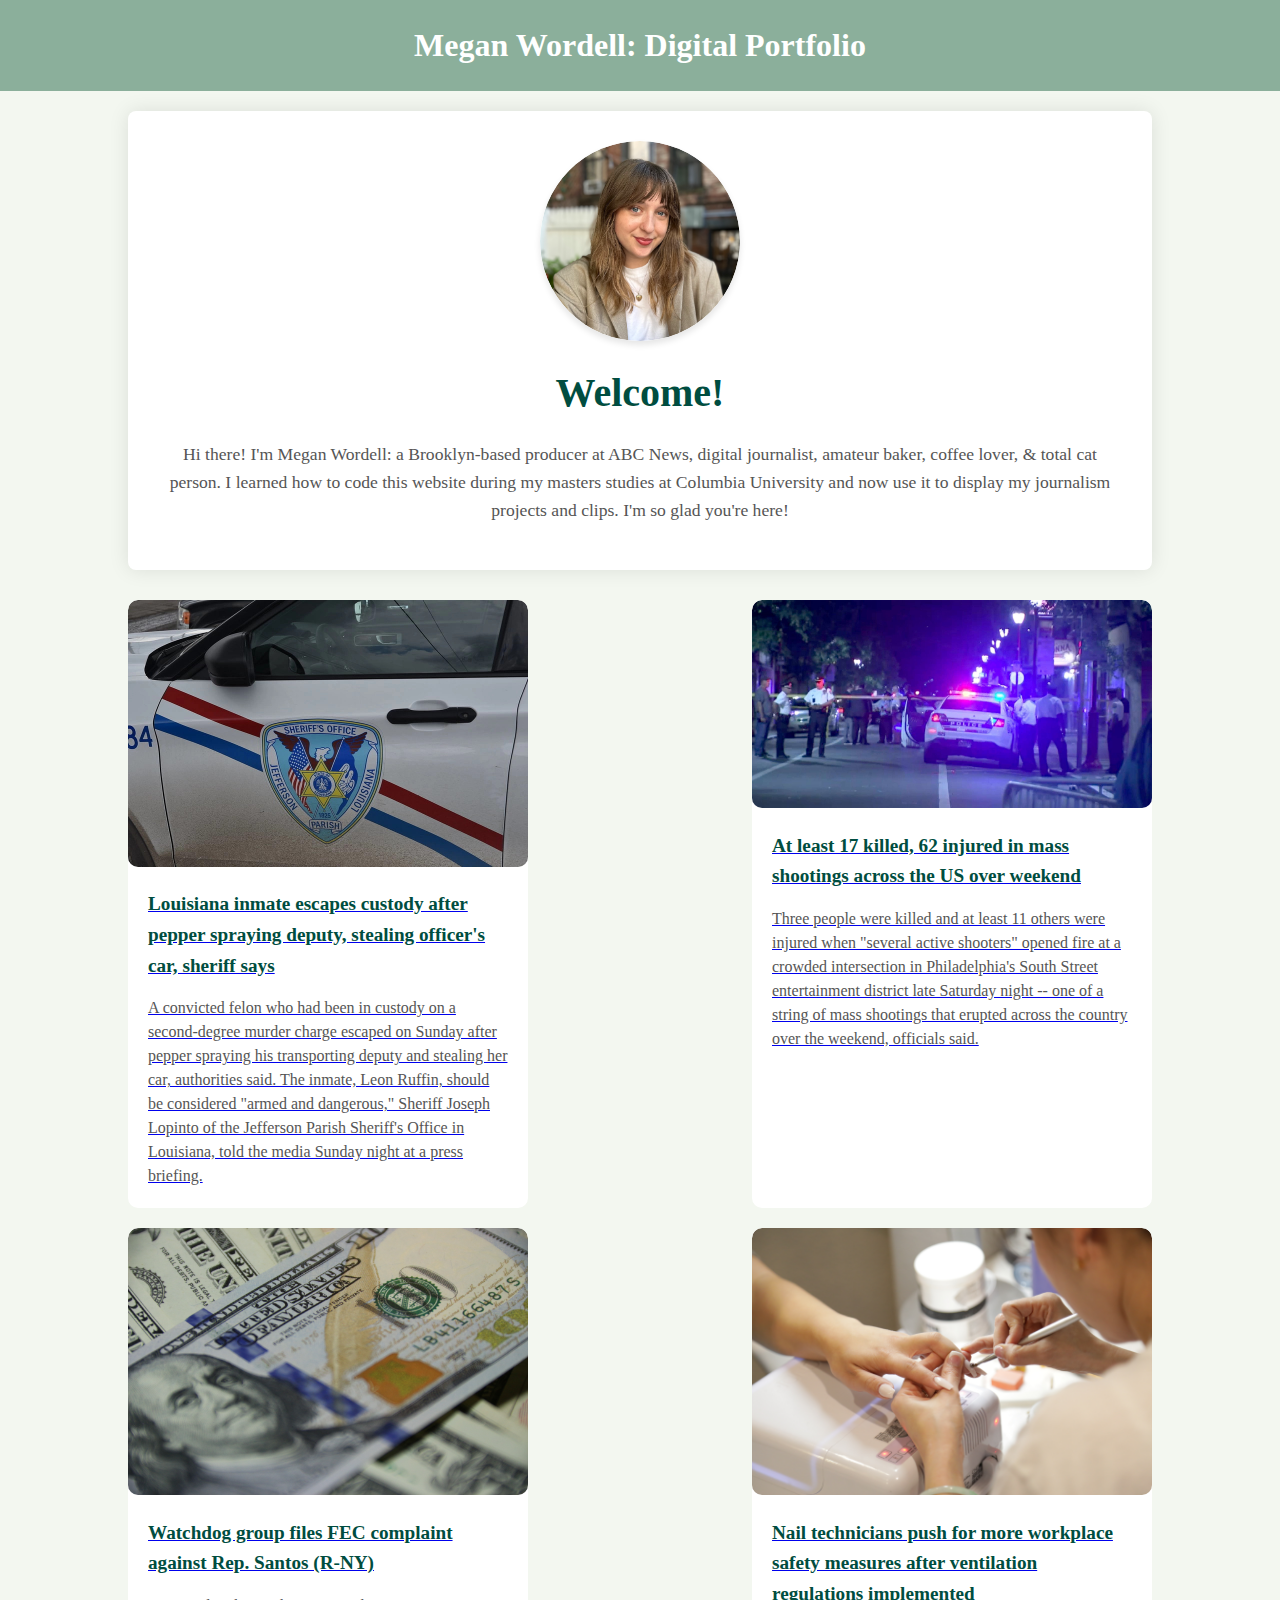
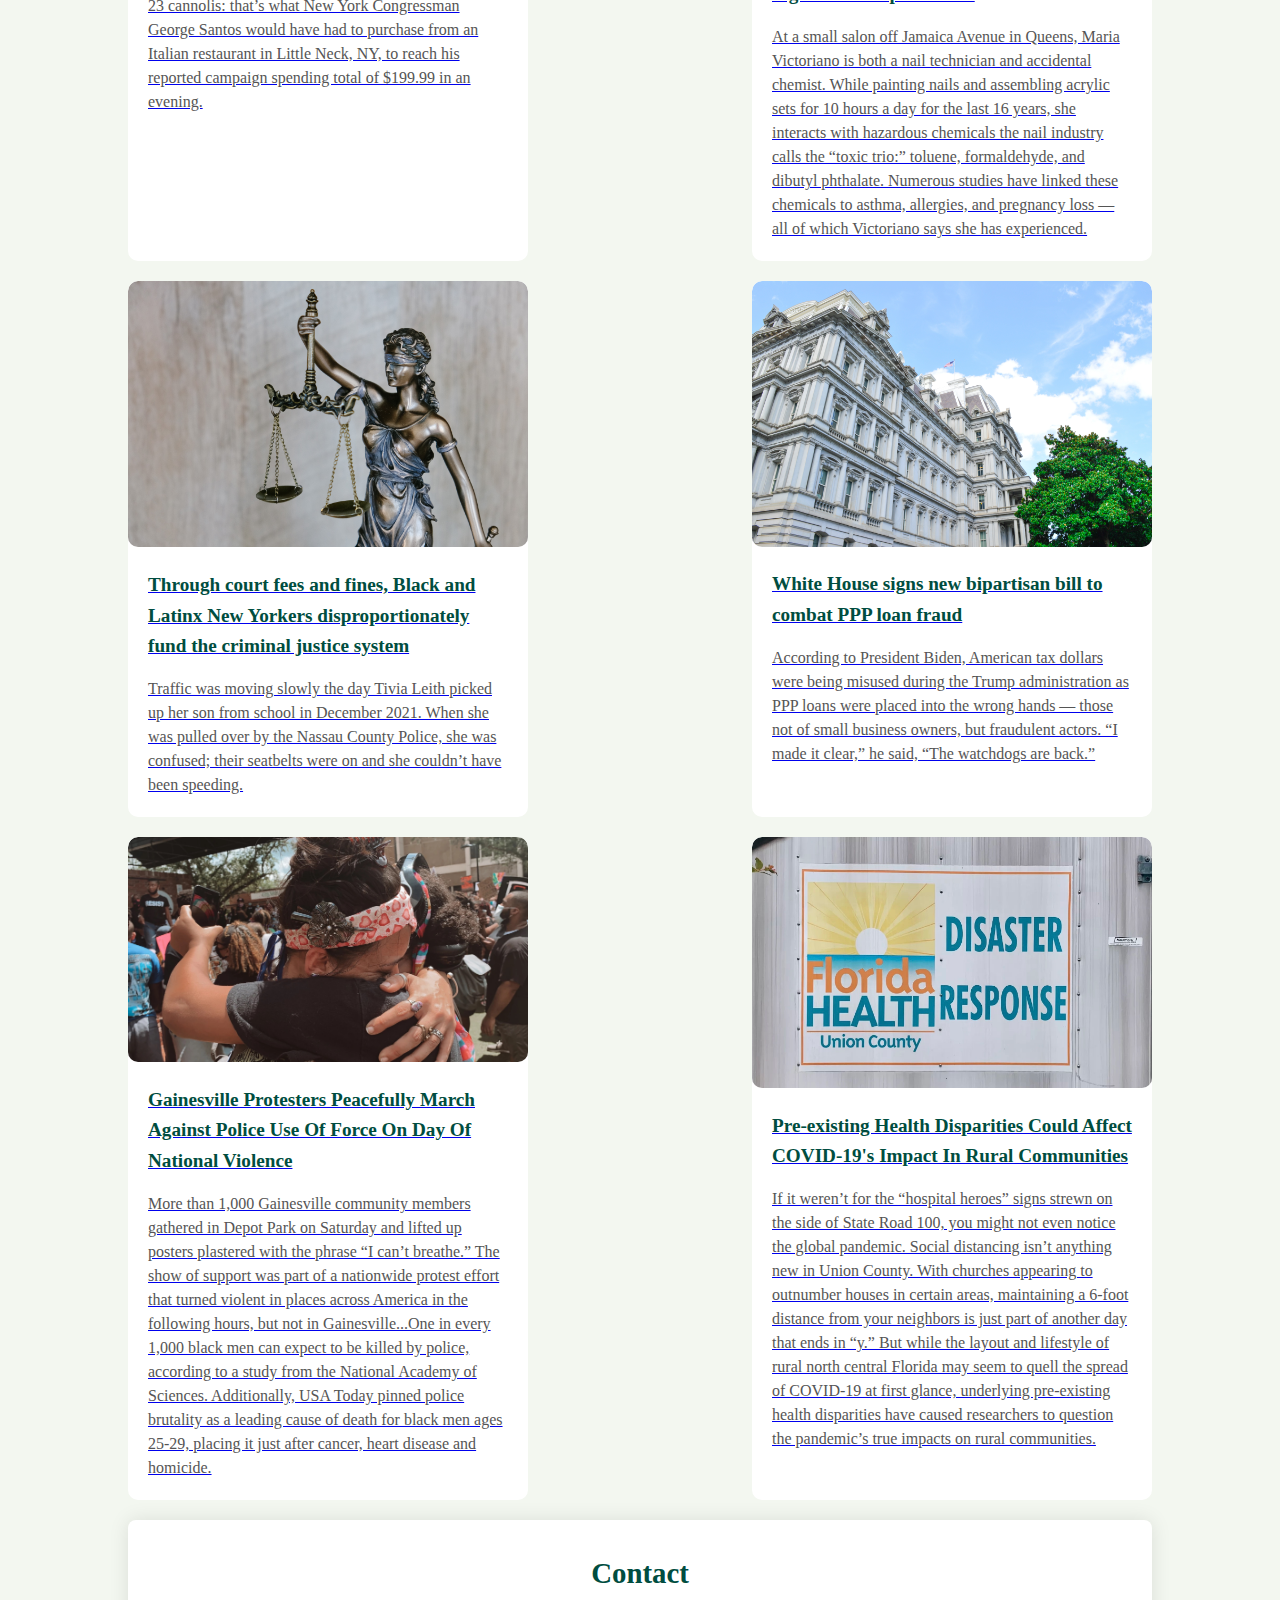
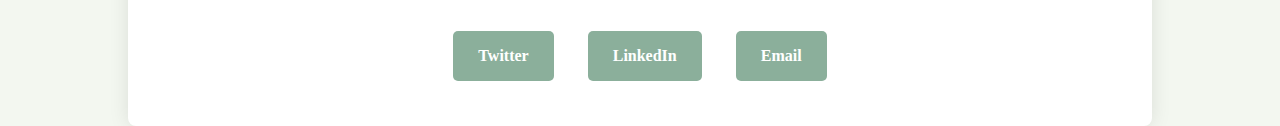
<file: index.html>
<!DOCTYPE html>
<html lang="en">

<head>
  <meta charset="UTF-8">
  <meta name="viewport" content="width=device-width, initial-scale=1.0">
  <!-- Added meta tag for responsive design -->
  <title>Megan Wordell: Digital Portfolio</title>
  <style>
    /* Resetting default styles */
    body,
    h1,
    h2,
    p {
      margin: 0;
      padding: 0;
    }

    body {
      font-family: 'Georgia', serif;
      /* Georgia font for a professional look */
      line-height: 1.6;
      background-color: #f3f7f0;
      /* Sage green background */
      color: #333;
      margin: 0;
    }

    header {
      background-color: #8baf9b;
      /* Darker sage green for header */
      color: #fff;
      /* Light text color */
      text-align: center;
      padding: 20px 0;
      margin-bottom: 20px;
    }

    main {
      width: 80%;
      margin: 0 auto;
    }

    /* Bio and Contact Section */
    .bio-contact {
      background-color: #fff;
      /* White background */
      border-radius: 8px;
      padding: 30px;
      box-shadow: 0 0 20px rgba(0, 0, 0, 0.1);
      margin-bottom: 30px;
      text-align: center;
      position: relative;
    }

    .headshot {
      width: 200px;
      height: 200px;
      border-radius: 50%;
      overflow: hidden;
      margin: 0 auto 20px;
      box-shadow: 0 4px 6px rgba(0, 0, 0, 0.1);
      position: relative;
      z-index: 1; /* Ensure headshot is above the text */
    }

    .headshot img {
      width: 100%;
      height: 100%;
      object-fit: cover;
      object-position: 50% 50%;
      display: block;
      border-radius: 50%; /* Ensure circular shape */
    }

    .bio-contact h2 {
      font-family: 'Georgia', serif;
      /* Use Georgia font for a professional heading */
      color: #004d40;
      /* Dark sage green for headings */
      font-size: 2.5em;
      margin-bottom: 15px;
    }

    .bio-contact p {
      color: #555;
      /* Slightly darker text color */
      font-size: 1.1em;
      line-height: 1.6;
      margin-bottom: 15px;
    }

    /* Writing Samples Section */
    .writing-samples {
      display: flex;
      flex-wrap: wrap;
      /* Allow samples to wrap on smaller screens */
      justify-content: space-between;
    }

    .writing-sample {
      width: calc(48% - 10px);
      /* Adjust width and spacing */
      max-width: 400px;
      /* Set a maximum width for responsiveness */
      margin-bottom: 20px;
      background-color: #fff;
      /* White background */
      border-radius: 10px;
      overflow: hidden;
      transition: transform 0.3s ease-in-out, box-shadow 0.3s ease-in-out;
    }

    .writing-sample:hover {
      transform: translateY(-5px);
      box-shadow: 0 6px 12px rgba(0, 0, 0, 0.2);
    }

    .writing-sample h2 {
      font-family: 'Georgia', serif;
      /* Use Georgia font for a professional heading */
      color: #004d40;
      /* Dark sage green for headings */
      font-size: 1.2em;
      margin-bottom: 15px;
      padding: 0 20px;
    }

    .writing-sample p {
      color: #555;
      font-size: 1em;
      line-height: 1.5;
      margin-bottom: 20px;
      padding: 0 20px; /* Added padding to the sides */
    }

    .writing-sample img {
      max-width: 100%;
      height: auto;
      border-radius: 10px;
      overflow: hidden;
      margin-bottom: 15px;
    }

    /* Contact Info Section */
    .contact-info {
      background-color: #fff;
      border-radius: 8px;
      padding: 30px;
      box-shadow: 0 0 20px rgba(0, 0, 0, 0.1);
      text-align: center;
    }

    .contact-info h2 {
      font-family: 'Georgia', serif;
      color: #004d40;
      /* Dark sage green for headings */
      font-size: 1.8em;
      margin-bottom: 20px;
    }

    .contact-info a {
      display: inline-block;
      margin: 15px;
      padding: 12px 25px;
      text-decoration: none;
      border-radius: 5px;
      background-color: #8baf9b;
      /* Sage green background for links */
      color: #fff;
      font-weight: bold;
      transition: background-color 0.3s ease-in-out;
    }

    .contact-info a:hover {
      background-color: #00695c;
      /* Darker sage green on hover */
    }

    /* Footer Section */
    footer {
      margin-top: 30px;
      text-align: center;
      padding: 15px;
      background-color: #004d40;
      color: #fff;
    }

    /* Media query for smaller screens */
    @media screen and (max-width: 768px) {
      .writing-sample {
        width: 100%;
      }

      .headshot {
        width: 100%;
        height: auto;
        border-radius: 0;
        /* Remove border-radius for a rectangular shape */
      }
    }
  </style>
</head>

<body>
  <header>
    <h1>Megan Wordell: Digital Portfolio</h1>
  </header>

  <main>
    <section class="bio-contact">
      <div class="headshot">
        <img src="megan.jpeg" alt="Megan Wordell Headshot">
      </div>
      <div>
        <h2>Welcome!</h2>
        <p>Hi there! I'm Megan Wordell: a Brooklyn-based producer at ABC News, digital journalist, amateur baker, coffee lover, & total cat person. I learned how to code this website during my masters studies at Columbia University and now use it to display my journalism projects and clips. I'm so glad you're here!</p>
      </div>
    </section>

    <section class="writing-samples">
      <div class="writing-sample">
        <a href="https://abcnews.go.com/US/louisiana-inmate-escapes-custody-after-pepper-spraying-deputy/story?id=107537524" target="_blank" rel="noopener noreferrer">
          <img src="jefferson.jpg" alt="Article Image">
          <div>
            <h2>Louisiana inmate escapes custody after pepper spraying deputy, stealing officer's car, sheriff says </h2>
            <p>A convicted felon who had been in custody on a second-degree murder charge escaped on Sunday after pepper spraying his transporting deputy and stealing her car, authorities said. The inmate, Leon Ruffin, should be considered "armed and dangerous," Sheriff Joseph Lopinto of the Jefferson Parish Sheriff's Office in Louisiana, told the media Sunday night at a press briefing.
              </p>
          </div>
        </a>
      </div>

      <div class="writing-sample">
        <a href="https://abcnews.go.com/US/13-injured-dead-philadelphia-shooting-police/story?id=85190991" target="_blank" rel="noopener noreferrer">
          <img src="philly.jpeg" alt="Article Image">
          <div>
            <h2>At least 17 killed, 62 injured in mass shootings across the US over weekend </h2>
            <p>Three people were killed and at least 11 others were injured when "several active shooters" opened fire at a crowded intersection in Philadelphia's South Street entertainment district late Saturday night -- one of a string of mass shootings that erupted across the country over the weekend, officials said.
              </p>
          </div>
        </a>
      </div>

      <div class="writing-sample">
        <a href="https://wordellmegan.medium.com/watchdog-group-files-fec-complaint-against-rep-santos-r-ny-9d5f7ca3cbc3" target="_blank" rel="noopener noreferrer">
          <img src="vladimir-solomianyi-rKPiuXLq29A-unsplash.jpg" alt="Article Image">
          <div>
            <h2>Watchdog group files FEC complaint against Rep. Santos (R-NY)</h2>
            <p>23 cannolis: that’s what New York Congressman George Santos would have had to purchase from an Italian restaurant in Little Neck, NY, to reach his reported campaign spending total of $199.99 in an evening.</p>
          </div>
        </a>
      </div>
    
      <div class="writing-sample">
        <a href="https://wordellmegan.medium.com/nail-technicians-push-for-more-workplace-safety-measures-after-ventilation-regulations-implemented-600bca58df97" target="_blank" rel="noopener noreferrer">
          <img src="giorgio-trovato-gb6gtiTZKB8-unsplash.jpg" alt="Article Image">
          <div>
            <h2>Nail technicians push for more workplace safety measures after ventilation regulations implemented</h2>
            <p>At a small salon off Jamaica Avenue in Queens, Maria Victoriano is both a nail technician and accidental chemist. While painting nails and assembling acrylic sets for 10 hours a day for the last 16 years, she interacts with hazardous chemicals the nail industry calls the “toxic trio:” toluene, formaldehyde, and dibutyl phthalate. Numerous studies have linked these chemicals to asthma, allergies, and pregnancy loss — all of which Victoriano says she has experienced.</p>
          </div>
        </a>
      </div>
    
      <div class="writing-sample">
        <a href="https://wordellmegan.medium.com/through-court-fees-and-fines-black-and-latinx-new-yorkers-disproportionately-fund-the-criminal-b9986b908618" target="_blank" rel="noopener noreferrer">
          <img src="tingey-injury-law-firm-DZpc4UY8ZtY-unsplash.jpg" alt="Article Image">
          <div>
            <h2>Through court fees and fines, Black and Latinx New Yorkers disproportionately fund the criminal justice system</h2>
            <p>Traffic was moving slowly the day Tivia Leith picked up her son from school in December 2021. When she was pulled over by the Nassau County Police, she was confused; their seatbelts were on and she couldn’t have been speeding.</p>
          </div>
        </a>
      </div>
    
      <div class="writing-sample">
        <a href="https://wordellmegan.medium.com/white-house-signs-new-bipartisan-bill-to-combat-ppp-loan-fraud-e8955024916f" target="_blank" rel="noopener noreferrer">
          <img src="mauricio-cuellar-FugvZfrmzFI-unsplash.jpg" alt="Article Image">
          <div>
            <h2>White House signs new bipartisan bill to combat PPP loan fraud</h2>
            <p>According to President Biden, American tax dollars were being misused during the Trump administration as PPP loans were placed into the wrong hands — those not of small business owners, but fraudulent actors.
              “I made it clear,” he said, “The watchdogs are back.”</p>
          </div>
        </a>
      </div>
    
      <div class="writing-sample">
        <a href="https://www.wuft.org/coronavirus/2020-05-31/gainesville-protesters-peacefully-march-against-police-brutality-on-day-of-national-violence" target="_blank" rel="noopener noreferrer">
          <img src="MarchPhoto.jpeg" alt="Article Image">
          <div>
            <h2>Gainesville Protesters Peacefully March Against Police Use Of Force On Day Of National Violence</h2>
            <p>More than 1,000 Gainesville community members gathered in Depot Park on Saturday and lifted up posters plastered with the phrase “I can’t breathe.” The show of support was part of a nationwide protest effort that turned violent in places across America in the following hours, but not in Gainesville...One in every 1,000 black men can expect to be killed by police, according to a study from the National Academy of Sciences. Additionally, USA Today pinned police brutality as a leading cause of death for black men ages 25-29, placing it just after cancer, heart disease and homicide.</p>
          </div>
        </a>
      </div>
    
      <div class="writing-sample">
        <a href="https://www.wuft.org/news/2020-06-01/pre-existing-health-disparities-could-affect-covid-19s-impact-in-rural-communities/" target="_blank" rel="noopener noreferrer">
          <img src="healthdispno2.jpeg" alt="Article Image">
          <div>
            <h2>Pre-existing Health Disparities Could Affect COVID-19's Impact In Rural Communities</h2>
            <p>If it weren’t for the “hospital heroes” signs strewn on the side of State Road 100, you might not even notice the global pandemic. Social distancing isn’t anything new in Union County. With churches appearing to outnumber houses in certain areas, maintaining a 6-foot distance from your neighbors is just part of another day that ends in “y.” But while the layout and lifestyle of rural north central Florida may seem to quell the spread of COVID-19 at first glance, underlying pre-existing health disparities have caused researchers to question the pandemic’s true impacts on rural communities.</p>
          </div>
        </a>
      </div>
    
    </section>

    </section>

    <section class="contact-info">
      <h2>Contact</h2>
      <a href="https://twitter.com/MegWordell" target="_blank" rel="noopener noreferrer">Twitter</a>
      <a href="https://linkedin.com/in/MeganWordell" target="_blank" rel="noopener noreferrer">LinkedIn</a>
      <a href="mailto:wordellmegan@gmail.com">Email</a>
    </section>
  </main>
</body>

</html>
</file>
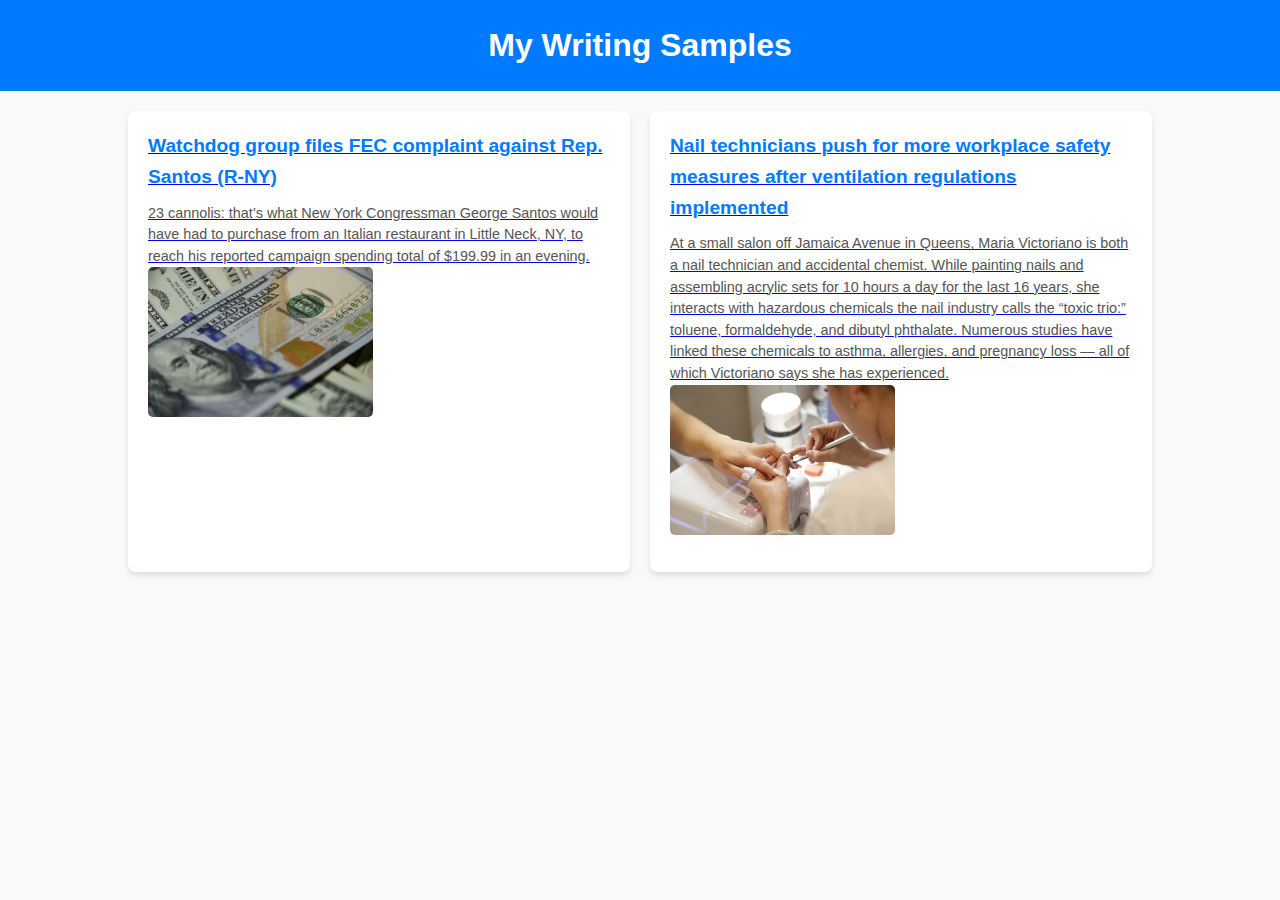
<file: portfolio.html>
<!DOCTYPE html>
<html lang="en">
<head>
  <meta charset="UTF-8">
  <title>Writing Samples</title>
  <style>
    /* Paste the CSS code here */
    /* Basic reset for styles */
    body, h1, h2, p {
      margin: 0;
      padding: 0;
    }

    body {
      font-family: 'Arial', sans-serif;
      line-height: 1.6;
      background-color: #f9f9f9;
      color: #333;
      margin: 0;
    }

    header {
      background-color: #007bff;
      color: #fff;
      text-align: center;
      padding: 20px 0;
    }

    main {
      width: 80%;
      margin: 20px auto;
      display: grid;
      grid-template-columns: repeat(auto-fit, minmax(250px, 1fr));
      grid-gap: 20px;
    }

    .writing-sample {
      background-color: #fff;
      border-radius: 8px;
      padding: 20px;
      box-shadow: 0 4px 6px rgba(0, 0, 0, 0.1);
      transition: transform 0.3s ease-in-out;
    }

    .writing-sample:hover {
      transform: translateY(-5px);
      box-shadow: 0 6px 10px rgba(0, 0, 0, 0.2);
    }

    .writing-sample h2 {
      color: #007bff;
      font-size: 1.2em;
      margin-bottom: 10px;
    }

    .writing-sample p {
      color: #555;
      font-size: 0.9em;
      line-height: 1.5;
    }

    .writing-sample img {
      max-width: 100%;
      height: auto;
      border-radius: 5px;
      margin-bottom: 10px;
      max-height: 150px; /* Adjust the max-height as needed */
    }

    @media screen and (max-width: 768px) {
      main {
        width: 90%;
      }
    }
  </style>
</head>
<body>

  <header>
    <h1>My Writing Samples</h1>
  </header>

  <main>
    <section class="writing-sample">
      <a href="https://wordellmegan.medium.com/watchdog-group-files-fec-complaint-against-rep-santos-r-ny-9d5f7ca3cbc3" target="_blank" rel="noopener noreferrer">
        <h2>Watchdog group files FEC complaint against Rep. Santos (R-NY)</h2>
        <p>23 cannolis: that’s what New York Congressman George Santos would have had to purchase from an Italian restaurant in Little Neck, NY, to reach his reported campaign spending total of $199.99 in an evening.</p>
        <img src="vladimir-solomianyi-rKPiuXLq29A-unsplash.jpg" alt="Article Image">
      </a>
    </section>

    <section class="writing-sample">
      <a href="https://wordellmegan.medium.com/nail-technicians-push-for-more-workplace-safety-measures-after-ventilation-regulations-implemented-600bca58df97" target="_blank" rel="noopener noreferrer">
        <h2>Nail technicians push for more workplace safety measures after ventilation regulations implemented</h2>
        <p>At a small salon off Jamaica Avenue in Queens, Maria Victoriano is both a nail technician and accidental chemist. While painting nails and assembling acrylic sets for 10 hours a day for the last 16 years, she interacts with hazardous chemicals the nail industry calls the “toxic trio:” toluene, formaldehyde, and dibutyl phthalate. Numerous studies have linked these chemicals to asthma, allergies, and pregnancy loss — all of which Victoriano says she has experienced.</p>
        <img src="giorgio-trovato-gb6gtiTZKB8-unsplash.jpg" alt="Article Image">
      </a>
    </section>

    <!-- Add content for the rest of the writing samples -->
    
  </main>

</body>
</html>
</file>
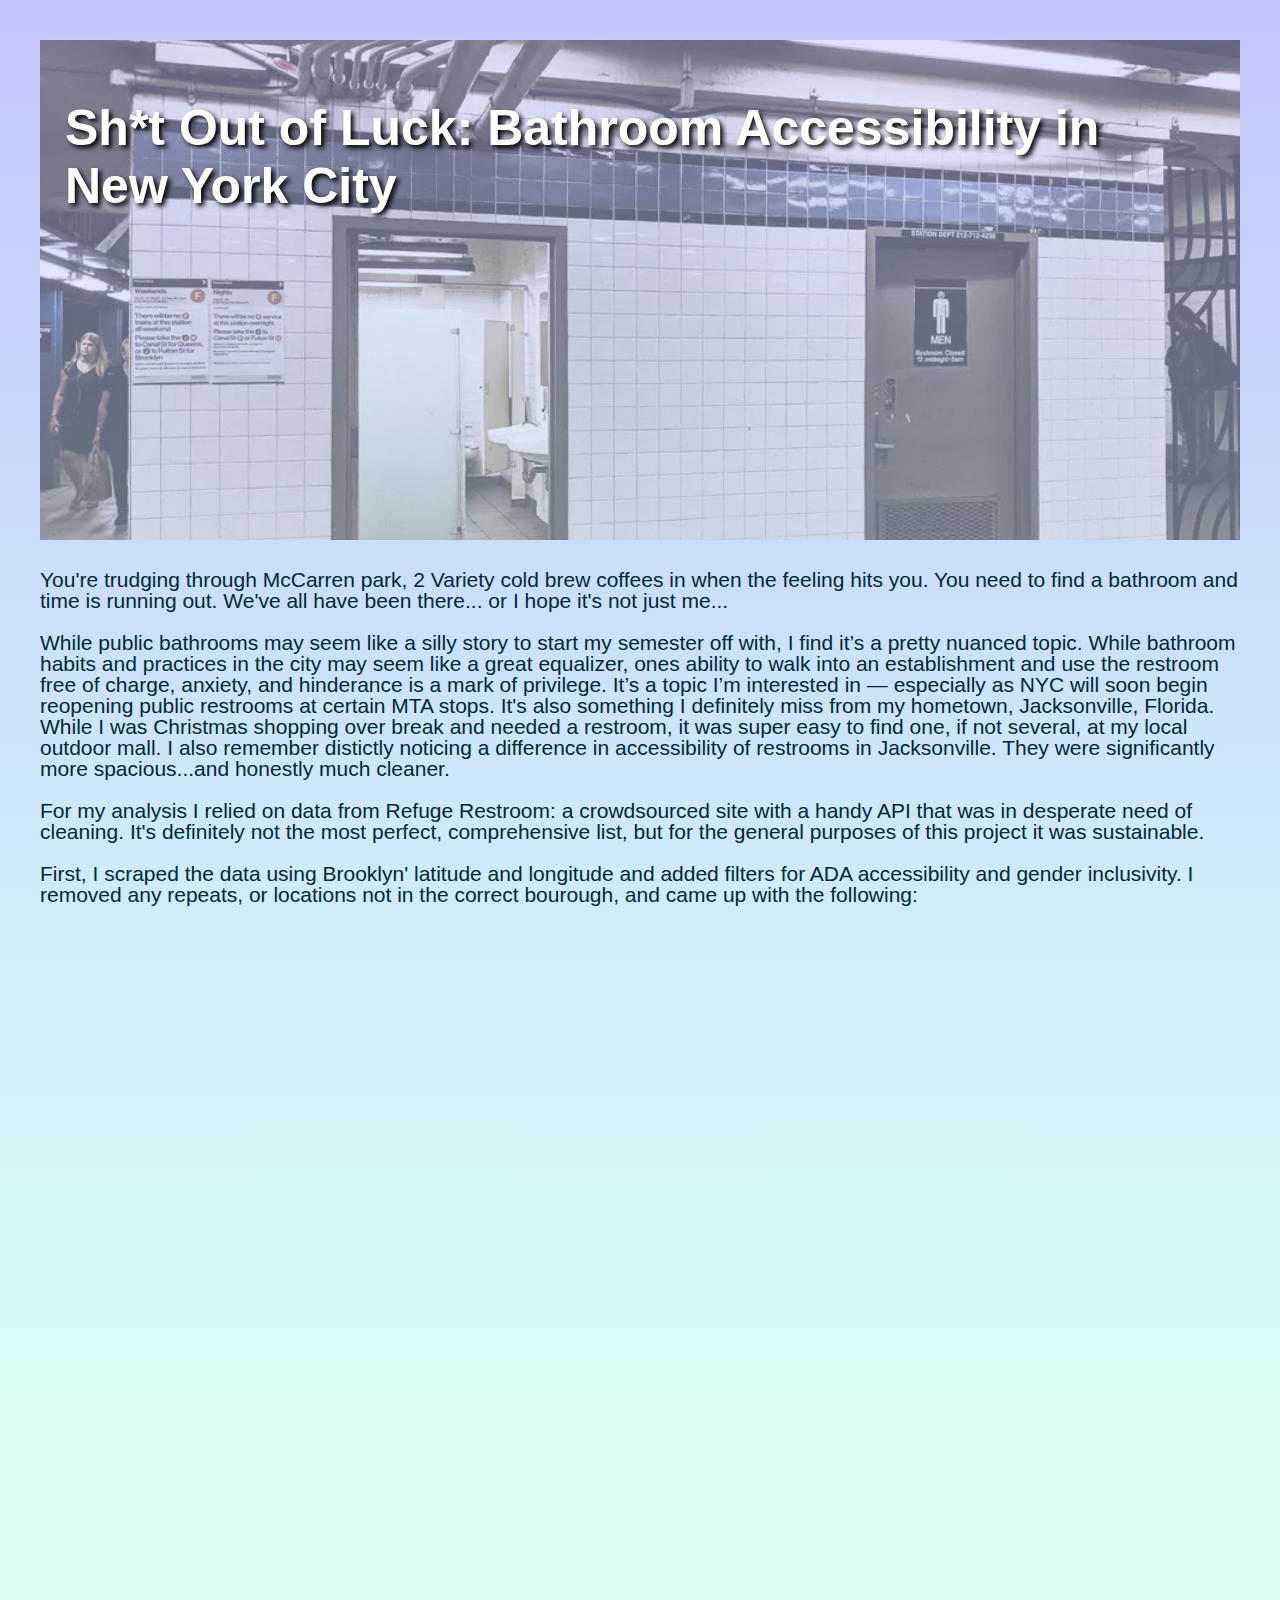
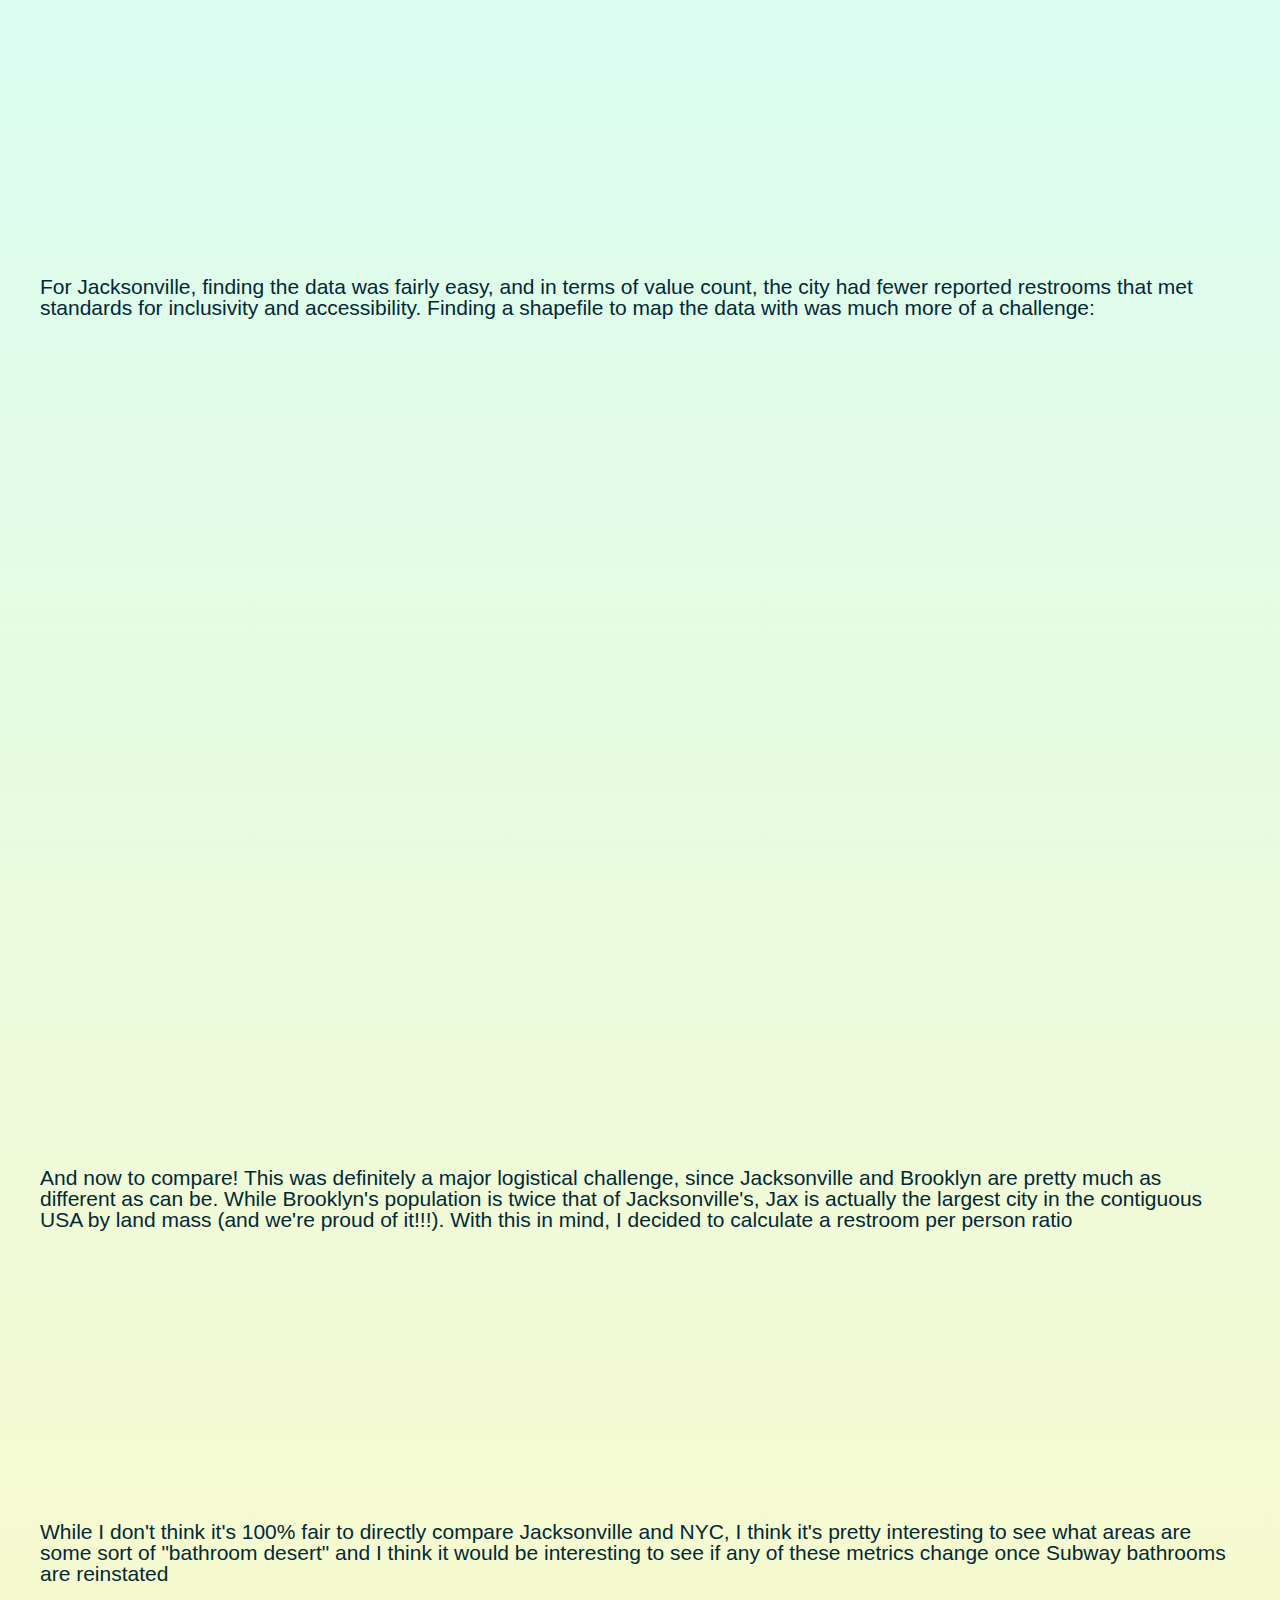
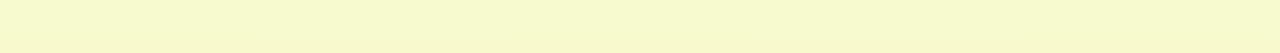
<file: Project1.html>
<!DOCTYPE html>
<html>
<head>
  <title>Refuge Restroom Data Studio Project</title>
</head>

<head>
    <style>
      .hero {
        background-image: url('SUBWAYBATHROOM.png');
        background-repeat: no-repeat;
        background-size: cover;
        height: 500px;
        display: flex;
        align-items: flex-start;
        justify-content: flex-start;
        padding: 25px;
        opacity: 1

      }
      

      .hero h1 {
        text-align: left;
        font-size: 50px;
        color: rgb(255, 255, 255);
        font-family: 'Roboto', sans-serif;
        font-weight: 600;  
        opacity: 1;
        text-shadow: 3px 3px 5px #000000;

      }
    </style>
  </head>
  
    <div class="hero">
        <h1>Sh*t Out of Luck: Bathroom Accessibility in New York City</h1>
    </div>

<body>

  <br>

<p> You're trudging through McCarren park, 2 Variety cold brew coffees in when the feeling hits you. You need to find a bathroom and time is running out. We've all have been there... or I hope it's not just me...<br>

<br> While public bathrooms may seem like a silly story to start my semester off with, I find it’s a pretty nuanced topic. While bathroom habits and practices in the city may seem like a great equalizer, ones ability to walk into an establishment and use the restroom free of charge, anxiety, and hinderance is a mark of privilege. It’s a topic I’m interested in — especially as NYC will soon begin reopening public restrooms at certain MTA stops.  It's also something I definitely miss from my hometown, Jacksonville, Florida. While I was Christmas shopping over break and needed a restroom, it was super easy to find one, if not several, at my local outdoor mall. I also remember distictly noticing a difference in accessibility of restrooms in Jacksonville. They were significantly more spacious...and honestly much cleaner. <br>

<br>For my analysis I relied on data from Refuge Restroom: a crowdsourced site with a handy API that was in desperate need of cleaning. It's definitely not the most perfect, comprehensive list, but for the general purposes of this project it was sustainable.<br>

<br> First, I scraped the data using Brooklyn' latitude and longitude and added filters for ADA accessibility and gender inclusivity. I removed any repeats, or locations not in the correct bourough, and came up with the following: <br>

</p>    
<iframe title="Brooklyn reportedly has 95 bathrooms that are both gender inclusive and accessible" aria-label="Map" id="datawrapper-chart-vOjyS" src="https://datawrapper.dwcdn.net/vOjyS/2/" scrolling="no" frameborder="0" style="width: 0; min-width: 100% !important; border: none;" height="779" data-external="1"></iframe><script type="text/javascript">!function(){"use strict";window.addEventListener("message",(function(e){if(void 0!==e.data["datawrapper-height"]){var t=document.querySelectorAll("iframe");for(var a in e.data["datawrapper-height"])for(var r=0;r<t.length;r++){if(t[r].contentWindow===e.source)t[r].style.height=e.data["datawrapper-height"][a]+"px"}}}))}();
</script>

<div class="site-wrap">
  
  </div>

<br><p> For Jacksonville, finding the data was fairly easy, and in terms of value count, the city had fewer reported restrooms that met standards for inclusivity and accessibility. Finding a shapefile to map the data with was much more of a challenge:</p> <br>

  <iframe title="Accessible, gender inclusive restrooms in Jacksonville, Florida, are reportedly clustered in southern and central neighborhoods " aria-label="Map" id="datawrapper-chart-aMnH8" src="https://datawrapper.dwcdn.net/aMnH8/1/" scrolling="no" frameborder="0" style="width: 0; min-width: 100% !important; border: none;" height="649" data-external="1"></iframe><script type="text/javascript">!function(){"use strict";window.addEventListener("message",(function(e){if(void 0!==e.data["datawrapper-height"]){var t=document.querySelectorAll("iframe");for(var a in e.data["datawrapper-height"])for(var r=0;r<t.length;r++){if(t[r].contentWindow===e.source)t[r].style.height=e.data["datawrapper-height"][a]+"px"}}}))}();
  </script>

<div class="site-wrap">
</div>
</body>

<br><p> And now to compare! This was definitely a major logistical challenge, since Jacksonville and Brooklyn are pretty much as different as can be. While Brooklyn's population is twice that of Jacksonville's, Jax is actually the largest city in the contiguous USA by land mass (and we're proud of it!!!). With this in mind, I decided to calculate a restroom per person ratio</p> <br>

<iframe title="Jacksonville reportedly has almost twice the number of accessible, inclusive bathrooms per person than Brooklyn" aria-label="Bar Chart" id="datawrapper-chart-GAZ0E" src="https://datawrapper.dwcdn.net/GAZ0E/1/" scrolling="no" frameborder="0" style="width: 0; min-width: 100% !important; border: none;" height="239" data-external="1"></iframe><script type="text/javascript">!function(){"use strict";window.addEventListener("message",(function(e){if(void 0!==e.data["datawrapper-height"]){var t=document.querySelectorAll("iframe");for(var a in e.data["datawrapper-height"])for(var r=0;r<t.length;r++){if(t[r].contentWindow===e.source)t[r].style.height=e.data["datawrapper-height"][a]+"px"}}}))}();
</script>
</div>
<br><p> While I don't think it's 100% fair to directly compare Jacksonville and NYC, I think it's pretty interesting to see what areas are some sort of "bathroom desert" and I think it would be interesting to see if any of these metrics change once Subway bathrooms are reinstated</p> <br>
</body>

<head>
    <style>
     html, body {
  margin: 0;
    padding: 20px;
}

html {
  min-height: 100%;
  box-sizing: border-box;
  font-size: 7px;
}

body {
  height: 100%;
  width: 100%;
  background-image: linear-gradient(180deg, #c3c6fe 0%, #d5fdf8 40%, #f8face 100%);
  background-repeat: no-repeat;
}

*, *:before, *:after {
  box-sizing: inherit;
}

h1, p {
  color: #022935;
  font-family: "Nunito", sans-serif;
    font-weight: 400;
  -webkit-font-smoothing: antialiased;
  -moz-osx-font-smoothing: grayscale;
}

h1 {
  margin-bottom: 1rem;
  font-size: 4rem;
}

p {
  font-size: 3rem;
  line-height: 3rem;
}
p:last-child {
  margin-bottom: -6px;
}

.site-wrap {
  max-width: 700px;
  margin: 0 auto;
  padding: 10rem 2rem;
}

section {
  margin-bottom: 10rem;
  padding: 4rem;
  background: white;
  border-radius: 8px;
  box-shadow: 0px 0px 0 1px rgba(32, 71, 84, 0.03), 0px 0px 0 3px rgba(32, 71, 84, 0.02);
}
section:last-child {
  margin-bottom: 0;
}

[data-scroll] {
  opacity: 0;
  will-change: transform, scale, opacity;
  transform: translateY(6rem) scale(0.93);
  transition: all 1.5s cubic-bezier(0.165, 0.84, 0.44, 1);
}

[data-scroll=in] {
  opacity: 1;
  transform: translateY(0) scale(1);
}

.splitting .char {
  color: transparent;
}
.splitting .char:after {
  visibility: visible;
  color: #204754;
  opacity: 0;
  transform: translateY(30%);
  transition: all 0.6s cubic-bezier(0.175, 0.885, 0.32, 1.275);
  transition-delay: calc(.2s + (.04s * var(--char-index) ) );
}

[data-scroll=in] .char:after {
  opacity: 1;
  transform: translateY(0);
}

@media (max-width: 600px) {
  h1 {
    font-size: 3.4rem;
    line-height: 3.6rem;
  }

  p {
    font-size: 1.7rem;
    line-height: 2.5rem;
  }

  .site-wrap {
    padding: 6rem 1rem;
  }

  section {
    margin-bottom: 6rem;
    padding: 2.4rem;
  }
  .iframe {
    width: 80%;
    height: 80%;
  }
}
    </style>
  </head>


</html>
</file>
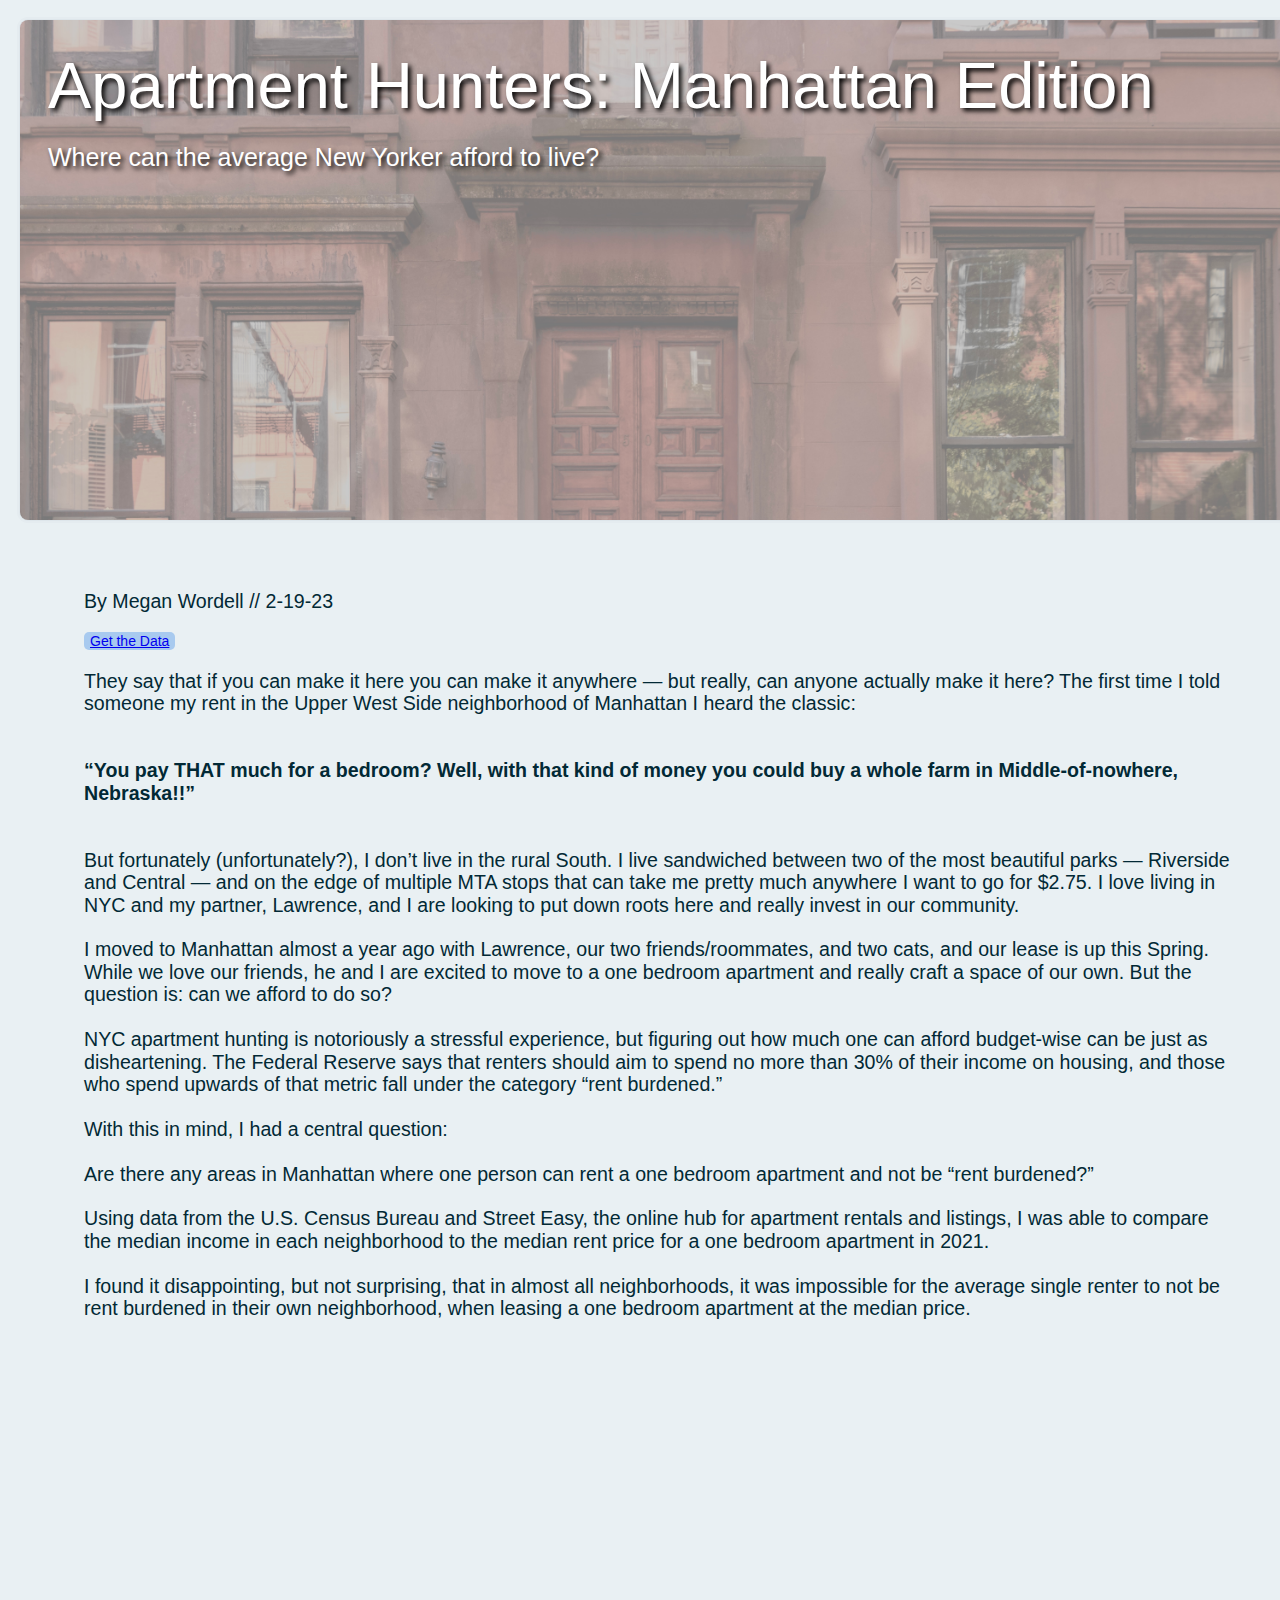
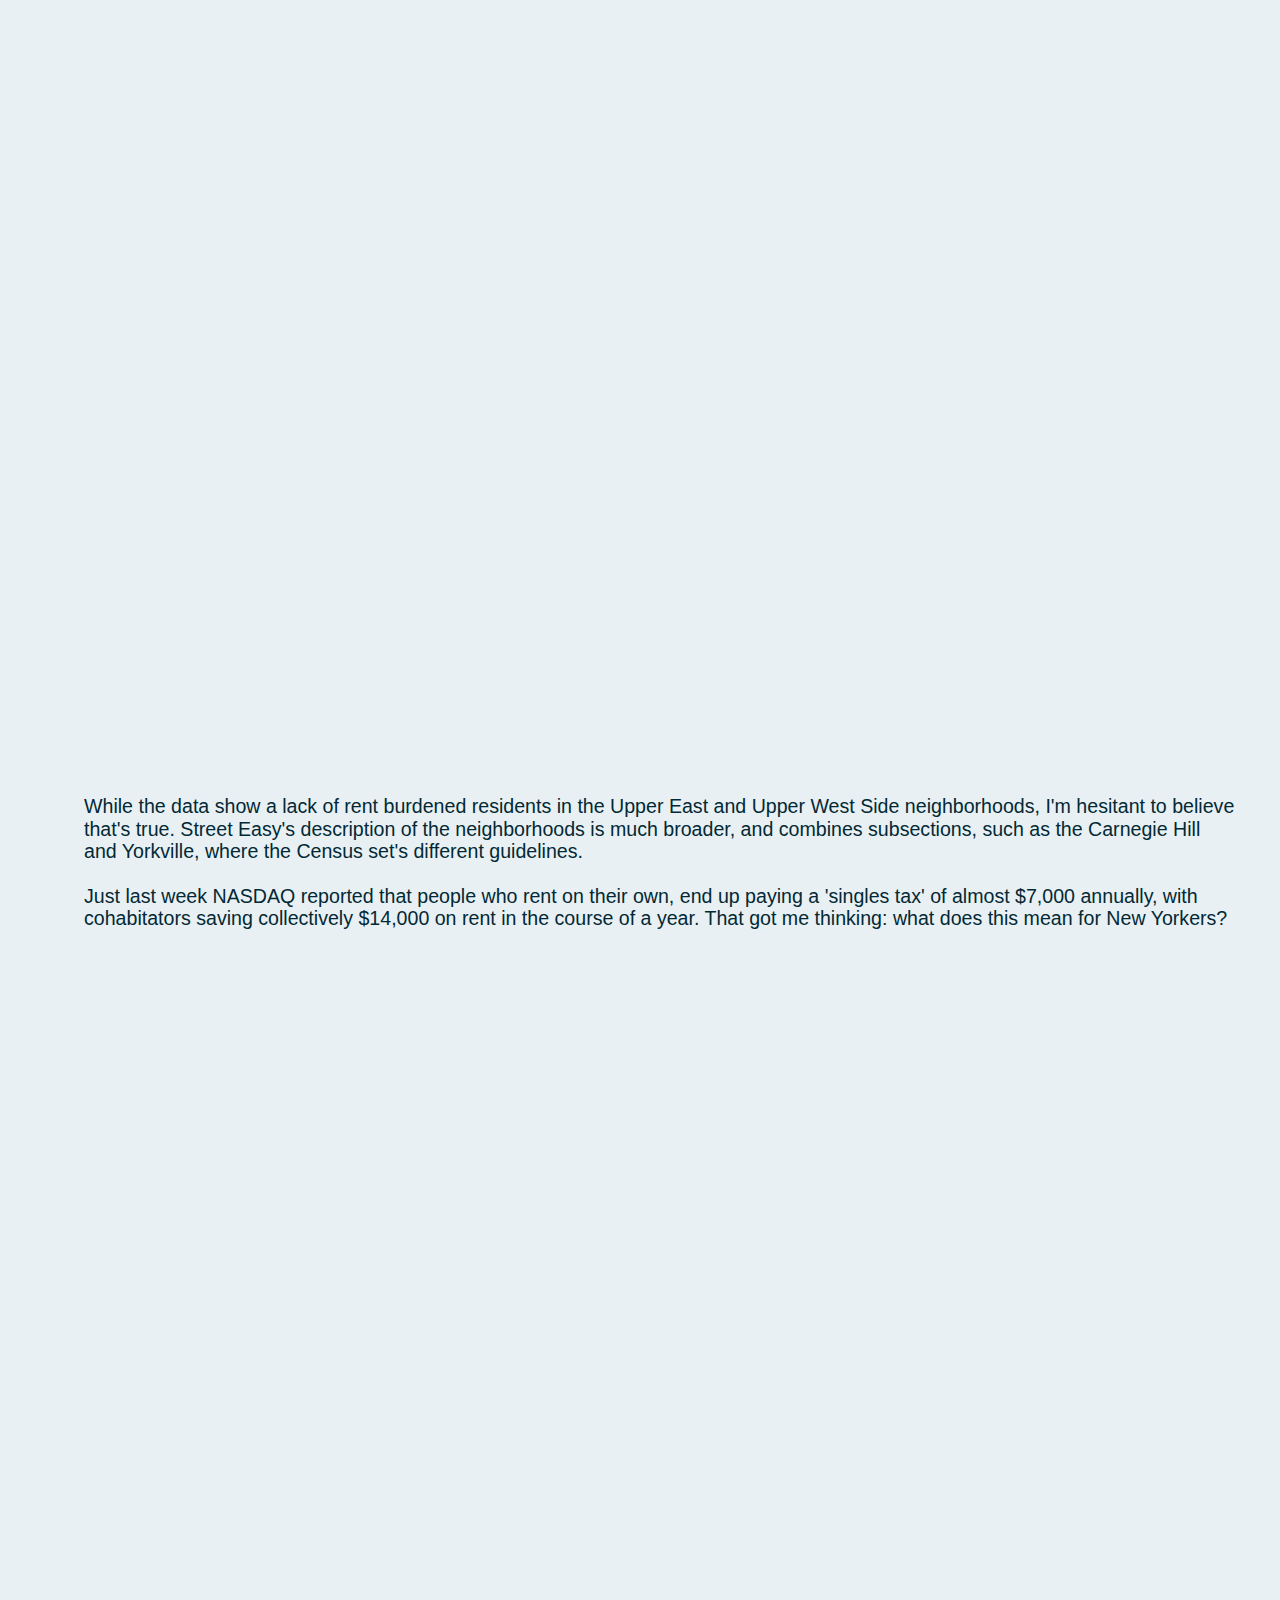
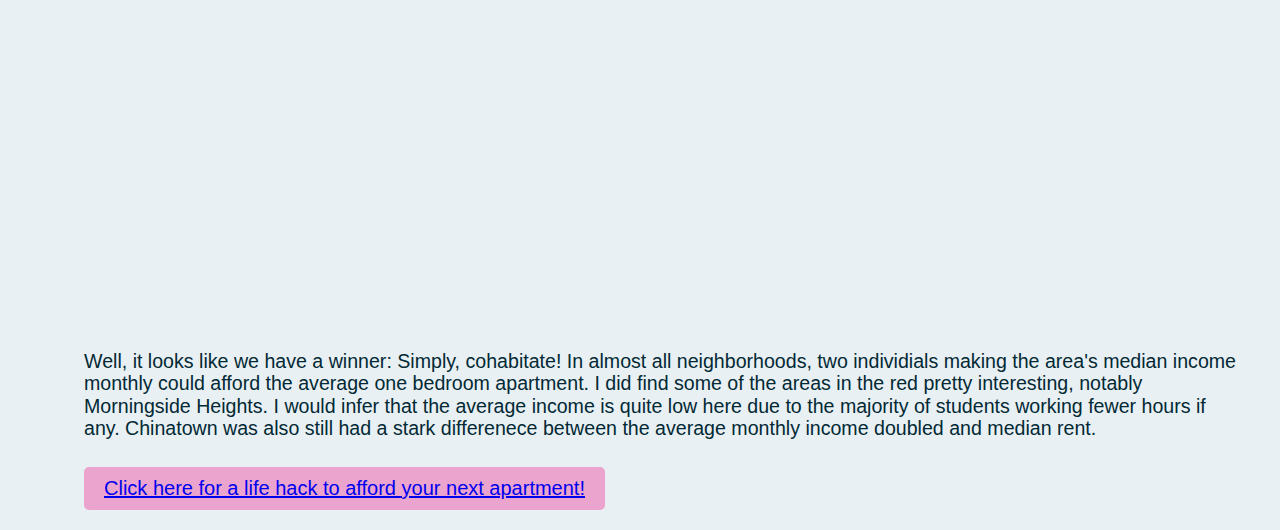
<file: Project2.html>
<!DOCTYPE html>
<html>
<head>
  <title>NYC Housing</title>
</head>

<head>
    <style>
      .hero {
        background-image: url('Brownstone.jpg');
        background-size: cover;
        height: 500px;
        justify-content: flex-start;
        opacity: 1

      }

.hero-content {
    text-align: left;
        font-size: 50px;
        color: rgb(255, 255, 255);
        font-family: 'Roboto', sans-serif;  
        opacity: 1;
}

.hero-title {
  font-size: 65px;
  margin: 0;
  color: rgb(255, 255, 255);
  text-shadow: 3px 3px 5px #000000;
  font-family: Arial, Helvetica, sans-serif;
  font-weight: 200;
}

.hero-subtitle {
  font-size: 25px;
  margin: 0;
  margin-top: 20px;
  text-shadow: 3px 3px 5px #000000;
  font-family: Arial, Helvetica, sans-serif;
  font-weight: 80;
}

.hero-byline {
  font-size: 18px;
 margin-left: 5%;
  margin-top: 10%;
  text-shadow: 3px 3px 5px #000000;
  font-family: Arial, Helvetica, sans-serif;
}

      
    </style>
  </head>
  
  <section class="hero">
    <div class="hero-content">
      <h1 class="hero-title">Apartment Hunters: Manhattan Edition</h1>
      <h2 class="hero-subtitle">Where can the average New Yorker afford to live?</h2>

  
    </div>
  </section>

<body>
<p>   By Megan Wordell // 2-19-23</p>
  <button class="git-link">
    <a href="https://github.com/MeganWordell/DataStudio2"_blank >Get the Data</a>
  </button>

<p> They say that if you can make it here you can make it anywhere — but really, can anyone actually make it here? The first time I told someone my rent in the Upper West Side neighborhood of Manhattan I heard the classic:
    <br>
    <br>
<br> <b> “You pay THAT much for a bedroom? Well, with that kind of money you could buy a whole farm in Middle-of-nowhere, Nebraska!!” </b><br>
<br>
<br> But fortunately (unfortunately?), I don’t live in the rural South. I live sandwiched between two of the most beautiful parks — Riverside and Central — and on the edge of multiple MTA stops that can take me pretty much anywhere I want to go for $2.75. I love living in NYC and my partner, Lawrence, and I are looking to put down roots here and really invest in our community.

<br>

<br> I moved to Manhattan almost a year ago with Lawrence, our two friends/roommates, and two cats, and our lease is up this Spring. While we love our friends, he and I are excited to move to a one bedroom apartment and really craft a space of our own. But the question is: can we afford to do so? <br>

<br> NYC apartment hunting is notoriously a stressful experience, but figuring out how much one can afford budget-wise can be just as disheartening. The Federal Reserve says that renters should aim to spend no more than 30% of their income on housing, and those who spend upwards of that metric fall under the category “rent burdened.” <br>

<br>With this in mind, I had a central question: 
<br>  <br>
Are there any areas in Manhattan where one person can rent a one bedroom apartment and not be “rent burdened?”   <br>

<br>

Using data from the U.S. Census Bureau and Street Easy, the online hub for apartment rentals and listings, I was able to compare the median income in each neighborhood to the median rent price for a one bedroom apartment in 2021. 

<br>

<br>I found it disappointing, but not surprising, that in almost all neighborhoods, it was impossible for the average single renter to not be rent burdened in their own neighborhood, when leasing a one bedroom apartment at the median price.

<br>
<br><iframe title="In almost all Manhattan neighborhoods, the average resident cannot afford a one bedroom apartment on their own" aria-label="Map" id="datawrapper-chart-JF3Al" src="https://datawrapper.dwcdn.net/JF3Al/2/" scrolling="no" frameborder="0" style="width: 0; min-width: 100% !important; border: none;" height="1002" data-external="1"></iframe><script type="text/javascript">!function(){"use strict";window.addEventListener("message",(function(e){if(void 0!==e.data["datawrapper-height"]){var t=document.querySelectorAll("iframe");for(var a in e.data["datawrapper-height"])for(var r=0;r<t.length;r++){if(t[r].contentWindow===e.source)t[r].style.height=e.data["datawrapper-height"][a]+"px"}}}))}();
</script>
</p>    

  
  </div>

<br><p> While the data show a lack of rent burdened residents in the Upper East and Upper West Side neighborhoods, I'm hesitant to believe that's true. Street Easy's description of the neighborhoods is much broader, and combines subsections, such as the Carnegie Hill and Yorkville, where the Census set's different guidelines. <br>

  <br> Just last week NASDAQ reported that people who rent on their own, end up paying a 'singles tax' of almost $7,000 annually, with cohabitators saving collectively $14,000 on rent in the course of a year. That got me thinking: what does this mean for New Yorkers? <br> 

  <br><iframe title="In most Manhattan neighborhoods, couples who make the average monthly income can expect to find a budget friendly one bedroom apartment" aria-label="Map" id="datawrapper-chart-hCDfJ" src="https://datawrapper.dwcdn.net/hCDfJ/1/" scrolling="no" frameborder="0" style="width: 0; min-width: 100% !important; border: none;" height="946" data-external="1"></iframe><script type="text/javascript">!function(){"use strict";window.addEventListener("message",(function(e){if(void 0!==e.data["datawrapper-height"]){var t=document.querySelectorAll("iframe");for(var a in e.data["datawrapper-height"])for(var r=0;r<t.length;r++){if(t[r].contentWindow===e.source)t[r].style.height=e.data["datawrapper-height"][a]+"px"}}}))}();
  </script>
  </p> 
 
<br><p> Well, it looks like we have a winner: Simply, cohabitate! In almost all neighborhoods, two individials making the area's median income monthly could afford the average one bedroom apartment. I did find some of the areas in the red pretty interesting, notably Morningside Heights. I would infer that the average income is quite low here due to the majority of students working fewer hours if any. Chinatown was also still had a stark differenece between the average monthly income doubled and median rent.</p> <br>

</body>

<head>
    <style>
    .hero {

}

html {
  min-height: 100%;
  box-sizing: border-box;
  font-size: 7px;
}

body {
  height: 100%;
  width: 100%;
  background-color: #e9f0f3;
  background-repeat: no-repeat;
}

*, *:before, *:after {
  box-sizing: inherit;
}

h1, p {
  color: #022935;
  font-family: "Nunito", sans-serif;
    font-weight: 400;
  -webkit-font-smoothing: antialiased;
  -moz-osx-font-smoothing: grayscale;
}

h1 {
  margin-bottom: 1rem;
  font-size: 4rem;
}

p {
  font-size: 2.8rem;
  line-height: 3.2rem;
  font-family:Arial, Helvetica, sans-serif;
  padding: auto;
margin-left: 5%;
margin-right: 5%;
}
p:last-child {
  margin-bottom: -6px;
}

.site-wrap {
  max-width: 700px;
  margin: 0 auto;
  padding: 10rem 2rem;
}
body {
  margin: 20px; /* add 20px of margin to all sides of the body text */
}
section {
  margin-bottom: 10rem;
  padding: 4rem;
  background: white;
  border-radius: 8px;
  box-shadow: 0px 0px 0 1px rgba(32, 71, 84, 0.03), 0px 0px 0 3px rgba(32, 71, 84, 0.02);
}
section:last-child {
  margin-bottom: 0;
}

[data-scroll] {
  opacity: 0;
  will-change: transform, scale, opacity;
  transform: translateY(6rem) scale(0.93);
  transition: all 1.5s cubic-bezier(0.165, 0.84, 0.44, 1);
}

[data-scroll=in] {
  opacity: 1;
  transform: translateY(0) scale(1);
}

.splitting .char {
  color: transparent;
}
.splitting .char:after {
  visibility: visible;
  color: #204754;
  opacity: 0;
  transform: translateY(30%);
  transition: all 0.6s cubic-bezier(0.175, 0.885, 0.32, 1.275);
  transition-delay: calc(.2s + (.04s * var(--char-index) ) );
}

[data-scroll=in] .char:after {
  opacity: 1;
  transform: translateY(0);
}

@media (max-width: 600px) {
  h1 {
    font-size: 3.4rem;
    line-height: 3.6rem;
  }

  p {
    font-size: 1.7rem;
    line-height: 2.5rem;
  }


  .site-wrap {
    padding: 6rem 1rem;
  }

  section {
    margin-bottom: 6rem;
    padding: 2.4rem;
  }
  .iframe {
    width: 80px;
    height: 80px;
    margin-left: 5%;
    margin-right: 5%
  }
}
    </style>
  </head>


</html>


  <button class="website-link">
    <a href="https://www.wikihow.com/Get-More-Matches-on-Tinder"_blank >Click here for a life hack to afford your next apartment!</a>
  </button>
  
  <style>
    .website-link {
      background-color: #eba4cd;
      color: #fff;
      border: none;
      padding: 10px 20px;
      border-radius: 5px;
      cursor: pointer;
      font-size: 20px;
      font-family: Impact, Haettenschweiler, 'Arial Narrow Bold', sans-serif;
      margin-left: 5%;
    }
  
    .website-link:hover {
      background-color: #c1769a;
    }
  </style>


<style>
  .git-link {
    background-color: #a8caef;
    color: #fff;
    border: none;
    border-radius: 5px;
    cursor: pointer;
    font-size: 14px;
    font-family: Impact, Haettenschweiler, 'Arial Narrow Bold', sans-serif;
    margin-left: 5%;
  }

  .git-link:hover {
    background-color: #7684c1;
  }
</style>
  
</style>
</file>
